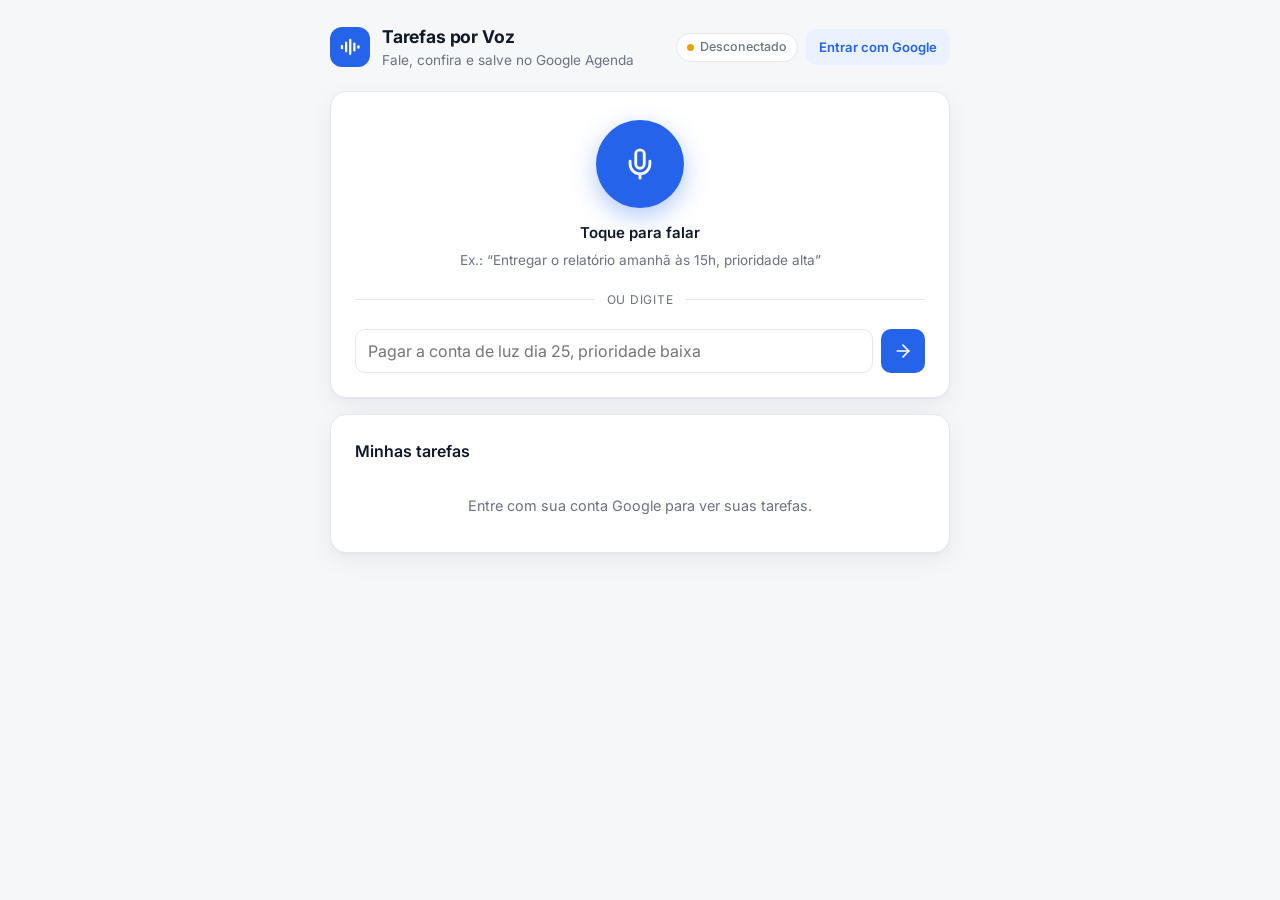
<file: index.html>
<!doctype html>
<html lang="pt-BR">
<head>
<meta charset="utf-8">
<meta name="viewport" content="width=device-width, initial-scale=1, viewport-fit=cover">
<title>Tarefas por Voz</title>
<meta name="description" content="Fale suas tarefas e salve no Google Agenda.">
<meta name="theme-color" content="#f6f7f9" media="(prefers-color-scheme: light)">
<meta name="theme-color" content="#0b0d12" media="(prefers-color-scheme: dark)">
<link rel="manifest" href="manifest.webmanifest">
<link rel="icon" href="icons/favicon.svg" type="image/svg+xml">
<link rel="apple-touch-icon" href="icons/apple-touch-icon.png">
<meta name="apple-mobile-web-app-capable" content="yes">
<meta name="apple-mobile-web-app-title" content="Tarefas">
<link rel="preconnect" href="https://fonts.googleapis.com">
<link rel="preconnect" href="https://fonts.gstatic.com" crossorigin>
<link href="https://fonts.googleapis.com/css2?family=Inter:wght@400;500;600;700&display=swap" rel="stylesheet">
<link rel="stylesheet" href="styles.css">
<script src="https://accounts.google.com/gsi/client" async defer></script>
<script type="module" src="app.js"></script>
</head>
<body>
<div class="app">
  <header class="topbar">
    <div class="brand">
      <span class="brand-mark" aria-hidden="true">
        <svg viewBox="0 0 24 24"><rect x="2" y="9.5" width="2.5" height="5" rx="1.25"/><rect x="6.5" y="6" width="2.5" height="12" rx="1.25"/><rect x="11" y="3" width="2.5" height="18" rx="1.25"/><rect x="15.5" y="7" width="2.5" height="10" rx="1.25"/><rect x="20" y="10" width="2.5" height="4" rx="1.25"/></svg>
      </span>
      <div>
        <h1>Tarefas por Voz</h1>
        <p class="subtitle">Fale, confira e salve no Google Agenda</p>
      </div>
    </div>
    <div class="account">
      <span id="mode-badge" class="status"><span class="status-dot"></span><span id="mode-label"></span></span>
      <button id="auth-btn" class="btn btn-secondary btn-sm" type="button" hidden></button>
    </div>
  </header>

  <main>
    <div id="setup-banner" class="banner" hidden>
      <svg class="icon" viewBox="0 0 24 24" aria-hidden="true"><circle cx="12" cy="12" r="10"/><path d="M12 16v-4"/><path d="M12 8h.01"/></svg>
      <p><strong>Modo demonstração:</strong> as tarefas ficam só neste aparelho.
      Para salvar no Google Agenda, preencha <code>GOOGLE_CLIENT_ID</code> em <code>config.js</code>.</p>
    </div>

    <section class="card capture" aria-labelledby="new-task-title">
      <h2 id="new-task-title" class="sr-only">Nova tarefa</h2>

      <div class="mic-area">
        <button id="mic-btn" class="mic" type="button" aria-pressed="false" aria-describedby="mic-status">
          <svg class="icon icon-mic" viewBox="0 0 24 24" aria-hidden="true"><path d="M12 2a3 3 0 0 0-3 3v7a3 3 0 0 0 6 0V5a3 3 0 0 0-3-3Z"/><path d="M19 10v2a7 7 0 0 1-14 0v-2"/><path d="M12 19v3"/></svg>
          <svg class="icon icon-stop" viewBox="0 0 24 24" aria-hidden="true"><rect x="7" y="7" width="10" height="10" rx="2"/></svg>
          <span class="sr-only" id="mic-sr">Gravar tarefa</span>
        </button>
        <p id="mic-label" class="mic-label">Toque para falar</p>
        <p id="mic-status" class="hint">Ex.: “Entregar o relatório amanhã às 15h, prioridade alta”</p>
        <p id="transcript" class="transcript" hidden></p>
      </div>

      <div class="divider"><span>ou digite</span></div>

      <form id="text-form" class="text-form">
        <input id="text-input" type="text" placeholder="Pagar a conta de luz dia 25, prioridade baixa" autocomplete="off" enterkeyhint="go" aria-label="Tarefa em texto">
        <button class="btn btn-primary btn-icon" type="submit" aria-label="Interpretar">
          <svg class="icon" viewBox="0 0 24 24" aria-hidden="true"><path d="M5 12h14"/><path d="m12 5 7 7-7 7"/></svg>
        </button>
      </form>

      <form id="task-form" class="task-form" hidden>
        <p class="form-intro field-wide">Confira e ajuste se precisar</p>
        <label class="field field-title">
          <span>Tarefa</span>
          <input id="f-title" required>
        </label>
        <label class="field field-category">
          <span>Tipo</span>
          <select id="f-category">
            <option value="">Nenhum</option>
            <option value="trabalho">Trabalho</option>
            <option value="prova">Prova</option>
            <option value="projeto">Projeto</option>
            <option value="aula">Aula</option>
            <option value="tarefa">Tarefa</option>
            <option value="missao">Missão</option>
          </select>
        </label>
        <label class="field field-date" id="date-field">
          <span id="date-label">Data</span>
          <input id="f-date" type="date" required>
          <small class="review-note">Não ouvi a data — coloquei hoje.</small>
        </label>
        <label class="field">
          <span>Horário <em>opcional</em></span>
          <input id="f-time" type="time">
        </label>
        <label class="field">
          <span>Duração</span>
          <select id="f-duration">
            <option value="15">15 min</option>
            <option value="30" selected>30 min</option>
            <option value="45">45 min</option>
            <option value="60">1 hora</option>
            <option value="90">1h30</option>
            <option value="120">2 horas</option>
            <option value="180">3 horas</option>
          </select>
        </label>
        <fieldset class="field field-wide" id="priority-field">
          <legend>Prioridade</legend>
          <div class="segmented">
            <label><input type="radio" name="priority" value="baixa"><span><i class="dot baixa"></i>Baixa</span></label>
            <label><input type="radio" name="priority" value="media"><span><i class="dot media"></i>Média</span></label>
            <label><input type="radio" name="priority" value="alta"><span><i class="dot alta"></i>Alta</span></label>
          </div>
        </fieldset>
        <p class="reminder field-wide">
          <svg class="icon" viewBox="0 0 24 24" aria-hidden="true"><path d="M6 8a6 6 0 0 1 12 0c0 7 3 9 3 9H3s3-2 3-9"/><path d="M10.3 21a1.94 1.94 0 0 0 3.4 0"/></svg>
          <span id="reminder-hint"></span>
        </p>
        <div class="actions field-wide">
          <button type="button" id="discard-btn" class="btn btn-ghost">Descartar</button>
          <button id="save-btn" class="btn btn-primary" type="submit">Adicionar à agenda</button>
        </div>
      </form>
    </section>

    <section class="card" aria-labelledby="list-title">
      <div class="list-header">
        <h2 id="list-title">Minhas tarefas</h2>
        <button id="refresh-btn" class="btn btn-ghost btn-icon btn-sm" type="button" aria-label="Atualizar" title="Atualizar">
          <svg class="icon" viewBox="0 0 24 24" aria-hidden="true"><path d="M21 12a9 9 0 1 1-2.64-6.36L21 8"/><path d="M21 3v5h-5"/></svg>
        </button>
      </div>
      <div id="task-list" class="task-list"></div>
    </section>
  </main>
</div>

<template id="task-item">
  <li class="task">
    <input type="checkbox" class="task-done" aria-label="Marcar como concluída">
    <div class="task-body">
      <span class="task-title"></span>
      <span class="task-meta"><i class="dot"></i><span class="task-when"></span></span>
    </div>
    <a class="task-link icon-btn" target="_blank" rel="noopener" title="Abrir no Google Agenda" aria-label="Abrir no Google Agenda">
      <svg class="icon" viewBox="0 0 24 24" aria-hidden="true"><path d="M15 3h6v6"/><path d="M10 14 21 3"/><path d="M18 13v6a2 2 0 0 1-2 2H5a2 2 0 0 1-2-2V8a2 2 0 0 1 2-2h6"/></svg>
    </a>
    <button class="task-delete icon-btn" type="button" title="Excluir" aria-label="Excluir tarefa">
      <svg class="icon" viewBox="0 0 24 24" aria-hidden="true"><path d="M3 6h18"/><path d="M19 6v14a2 2 0 0 1-2 2H7a2 2 0 0 1-2-2V6"/><path d="M8 6V4a2 2 0 0 1 2-2h4a2 2 0 0 1 2 2v2"/></svg>
    </button>
  </li>
</template>

<div id="toast" class="toast" role="status" aria-live="polite"></div>
</body>
</html>
</file>
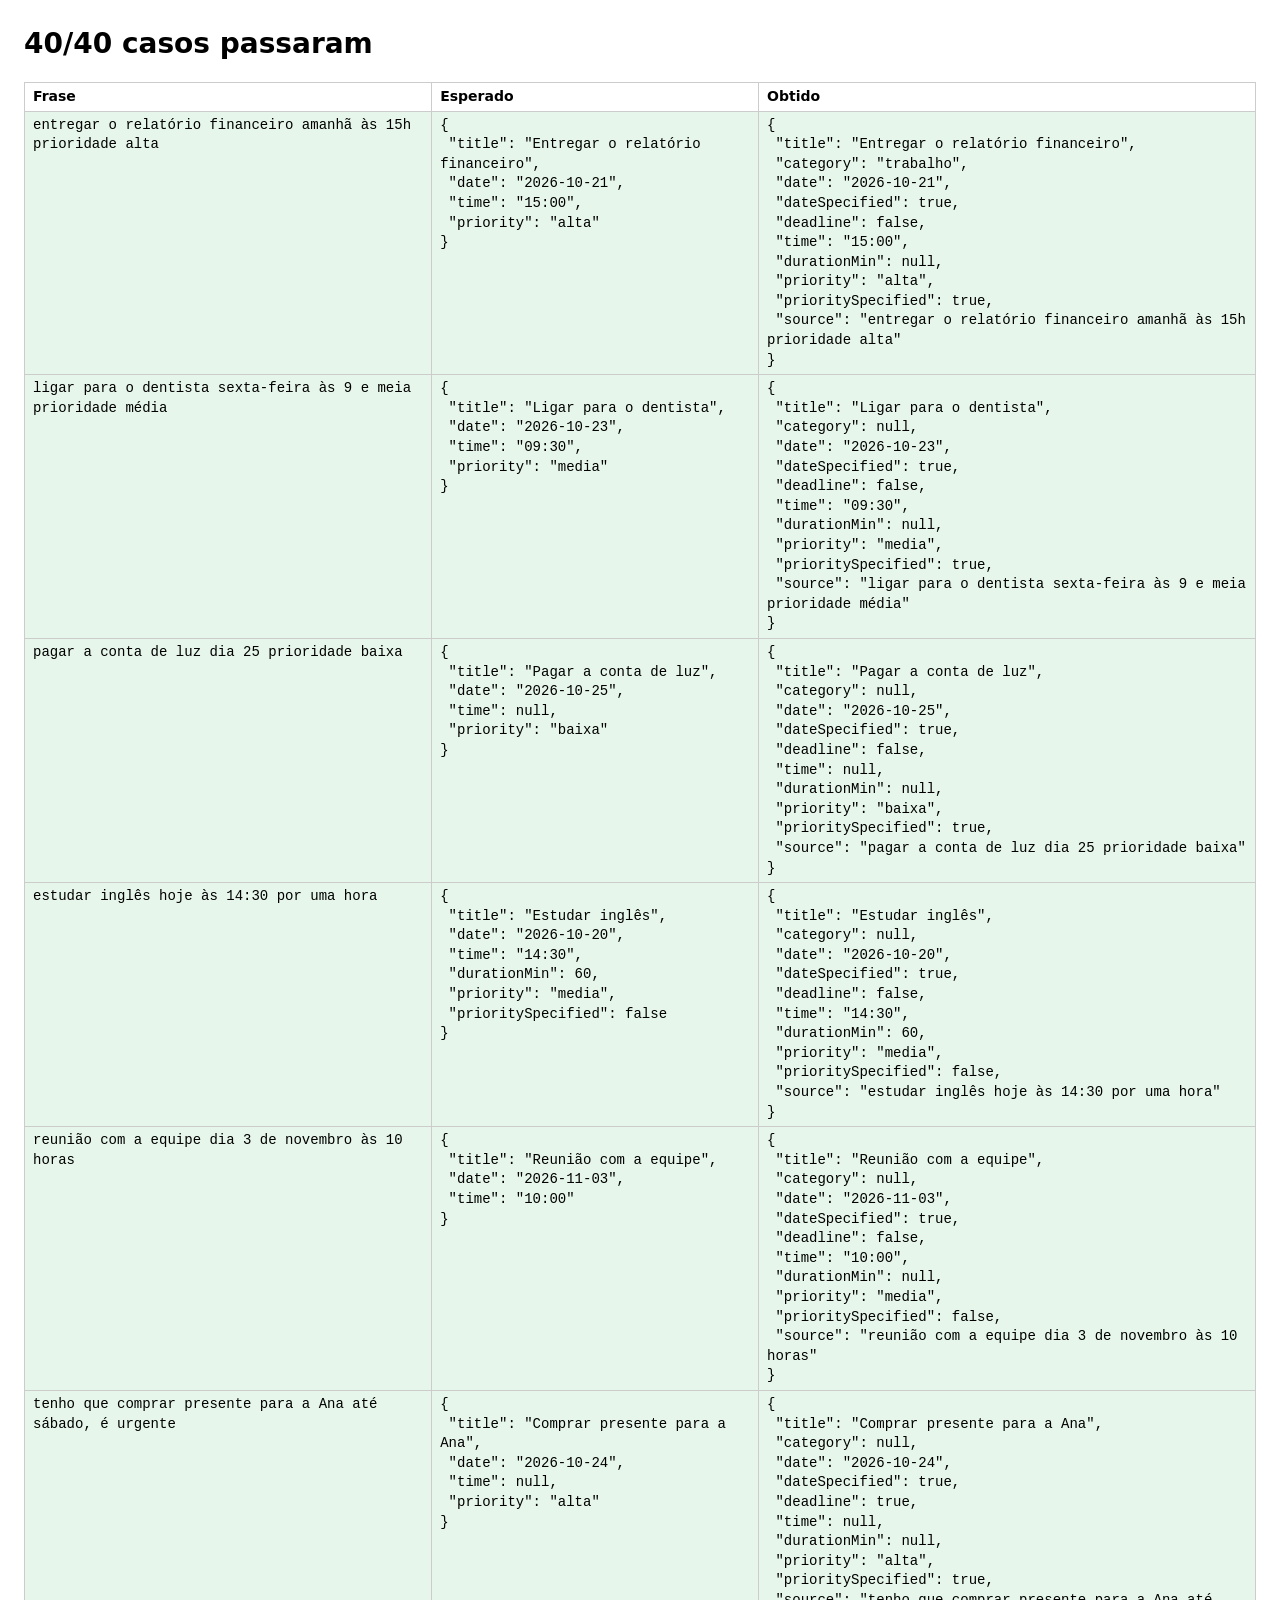
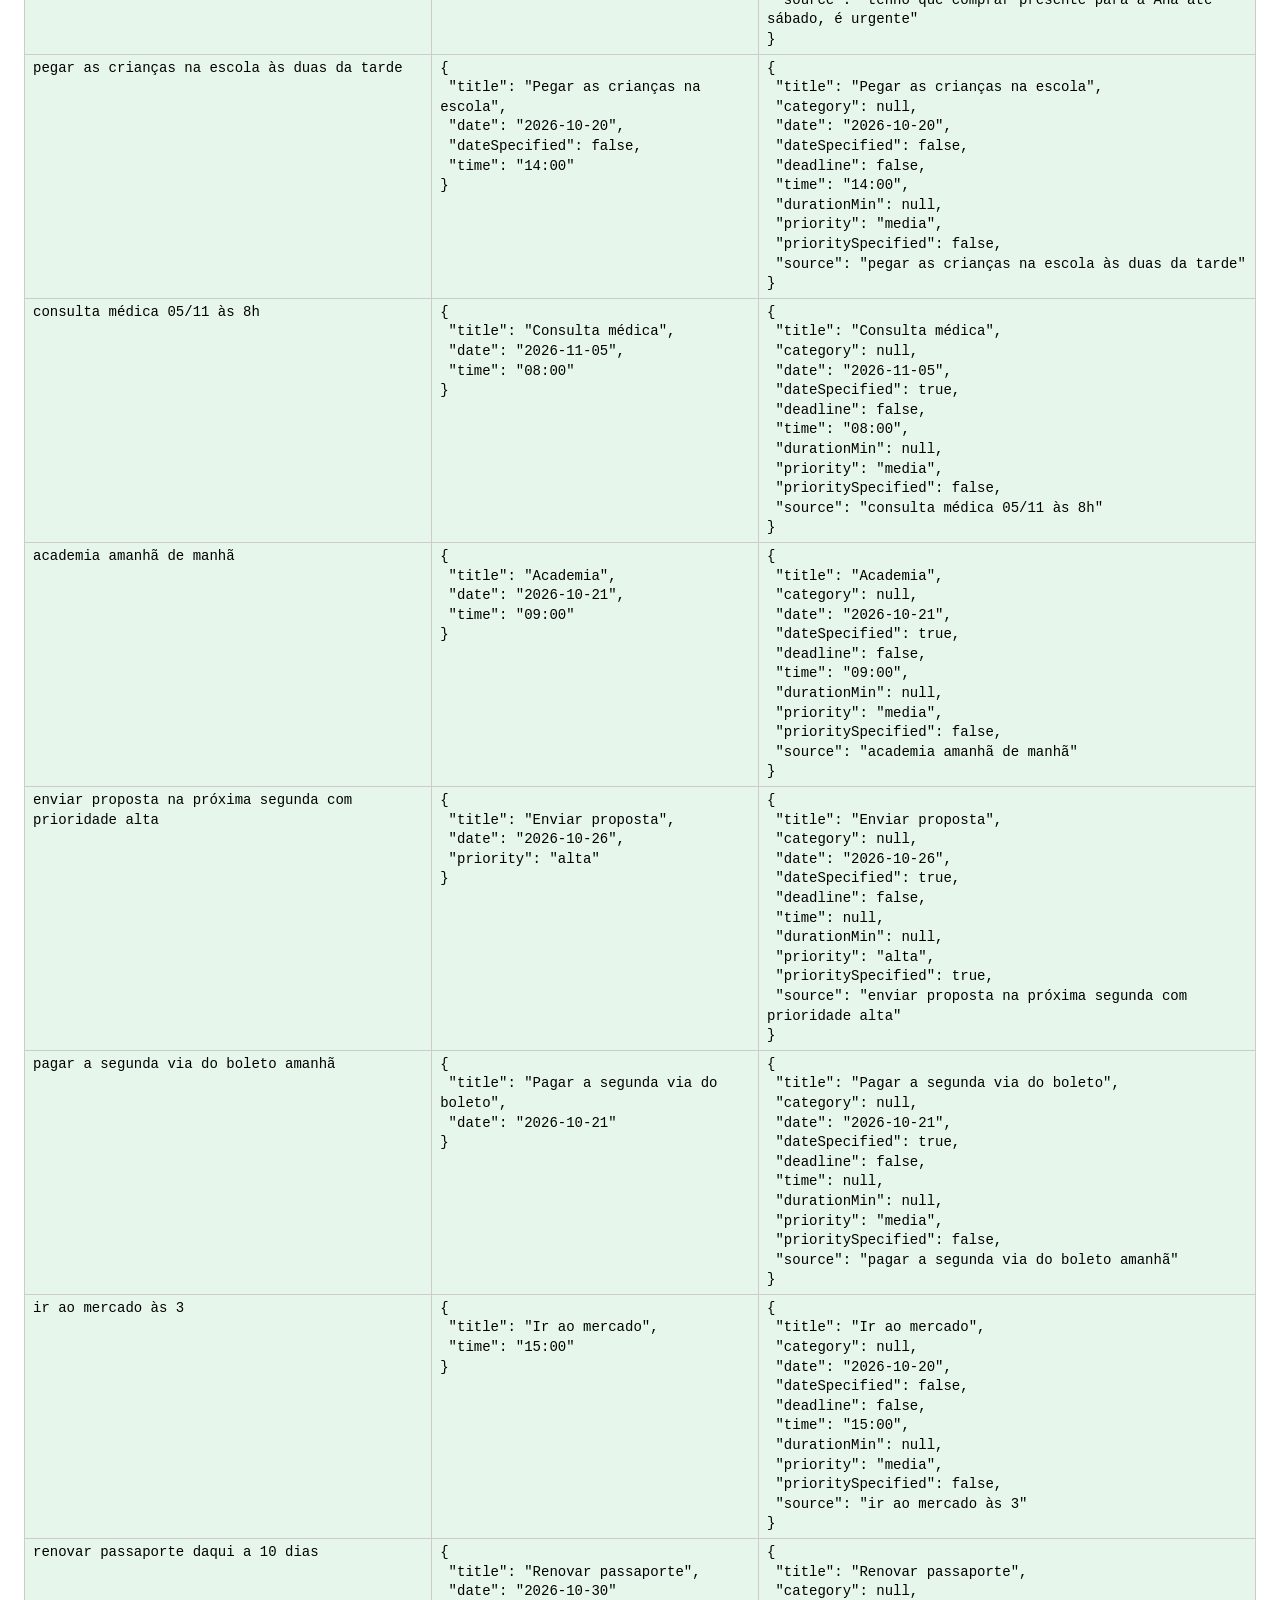
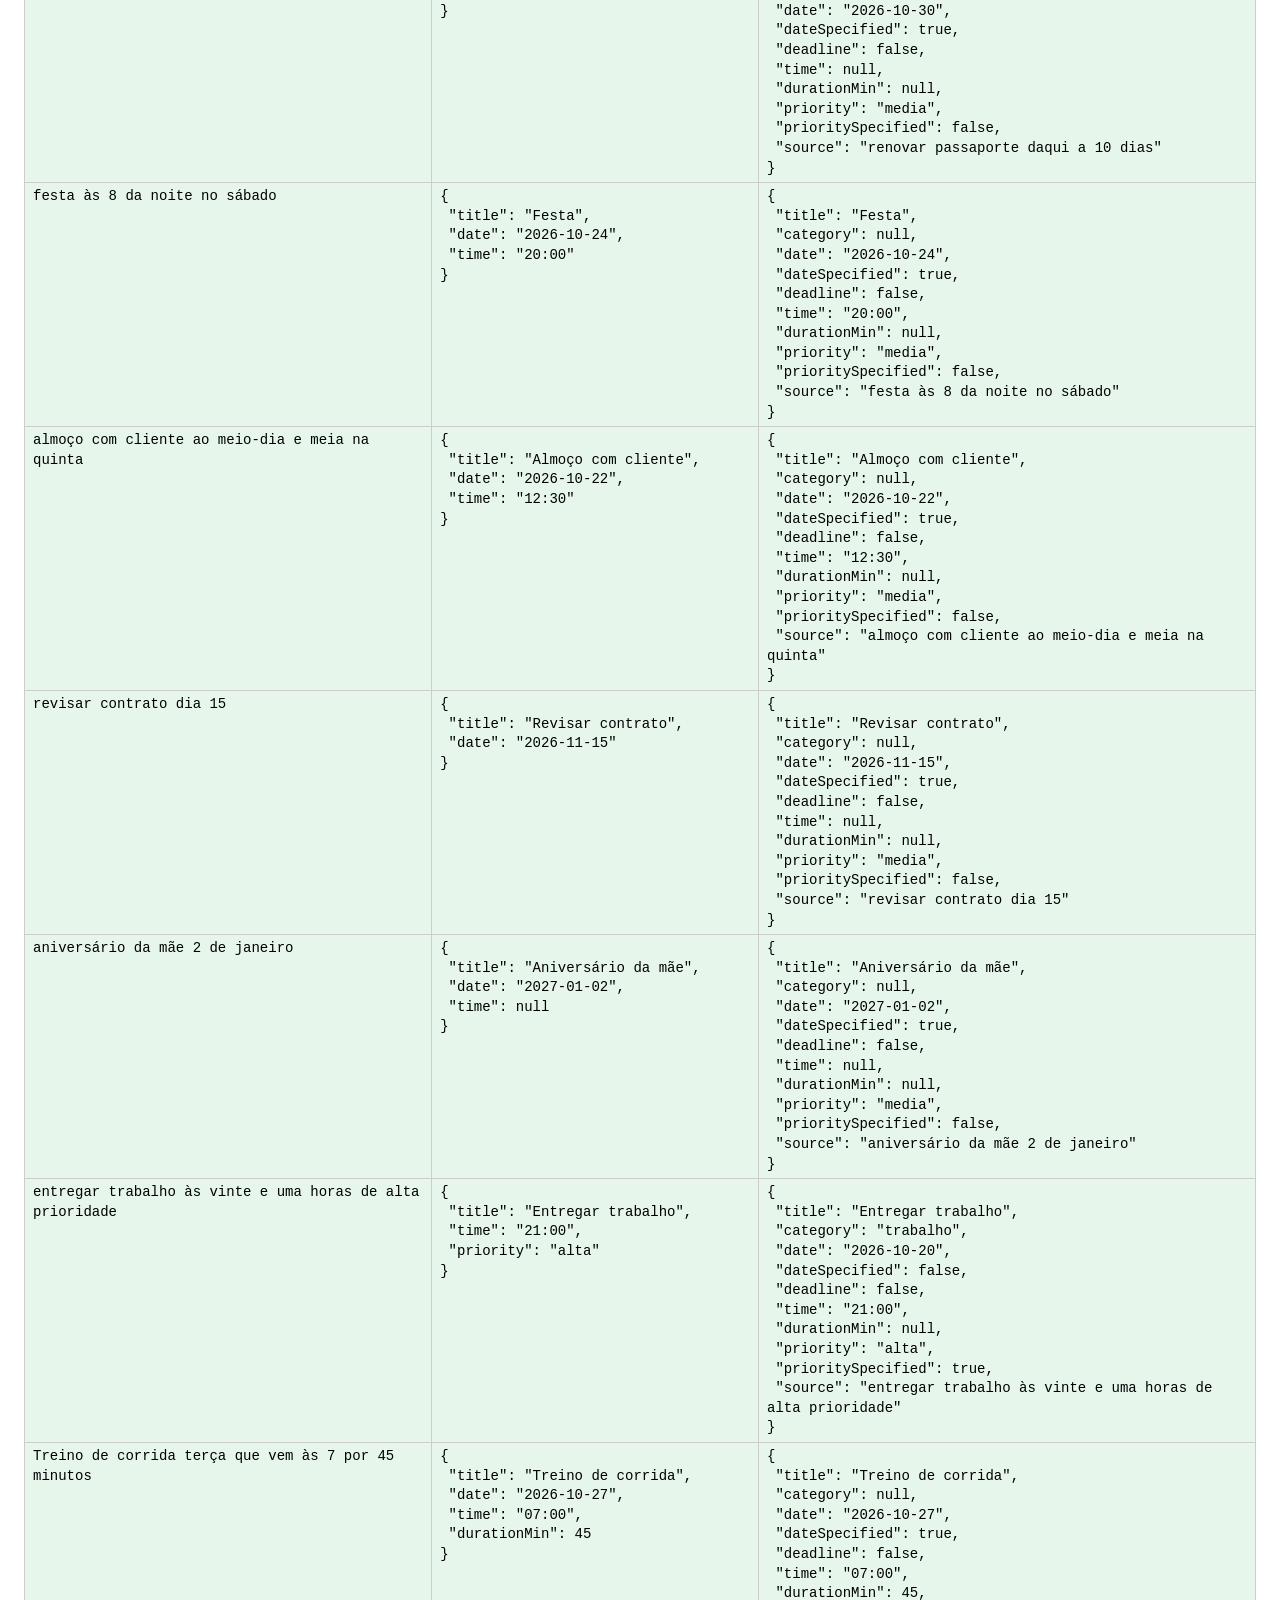
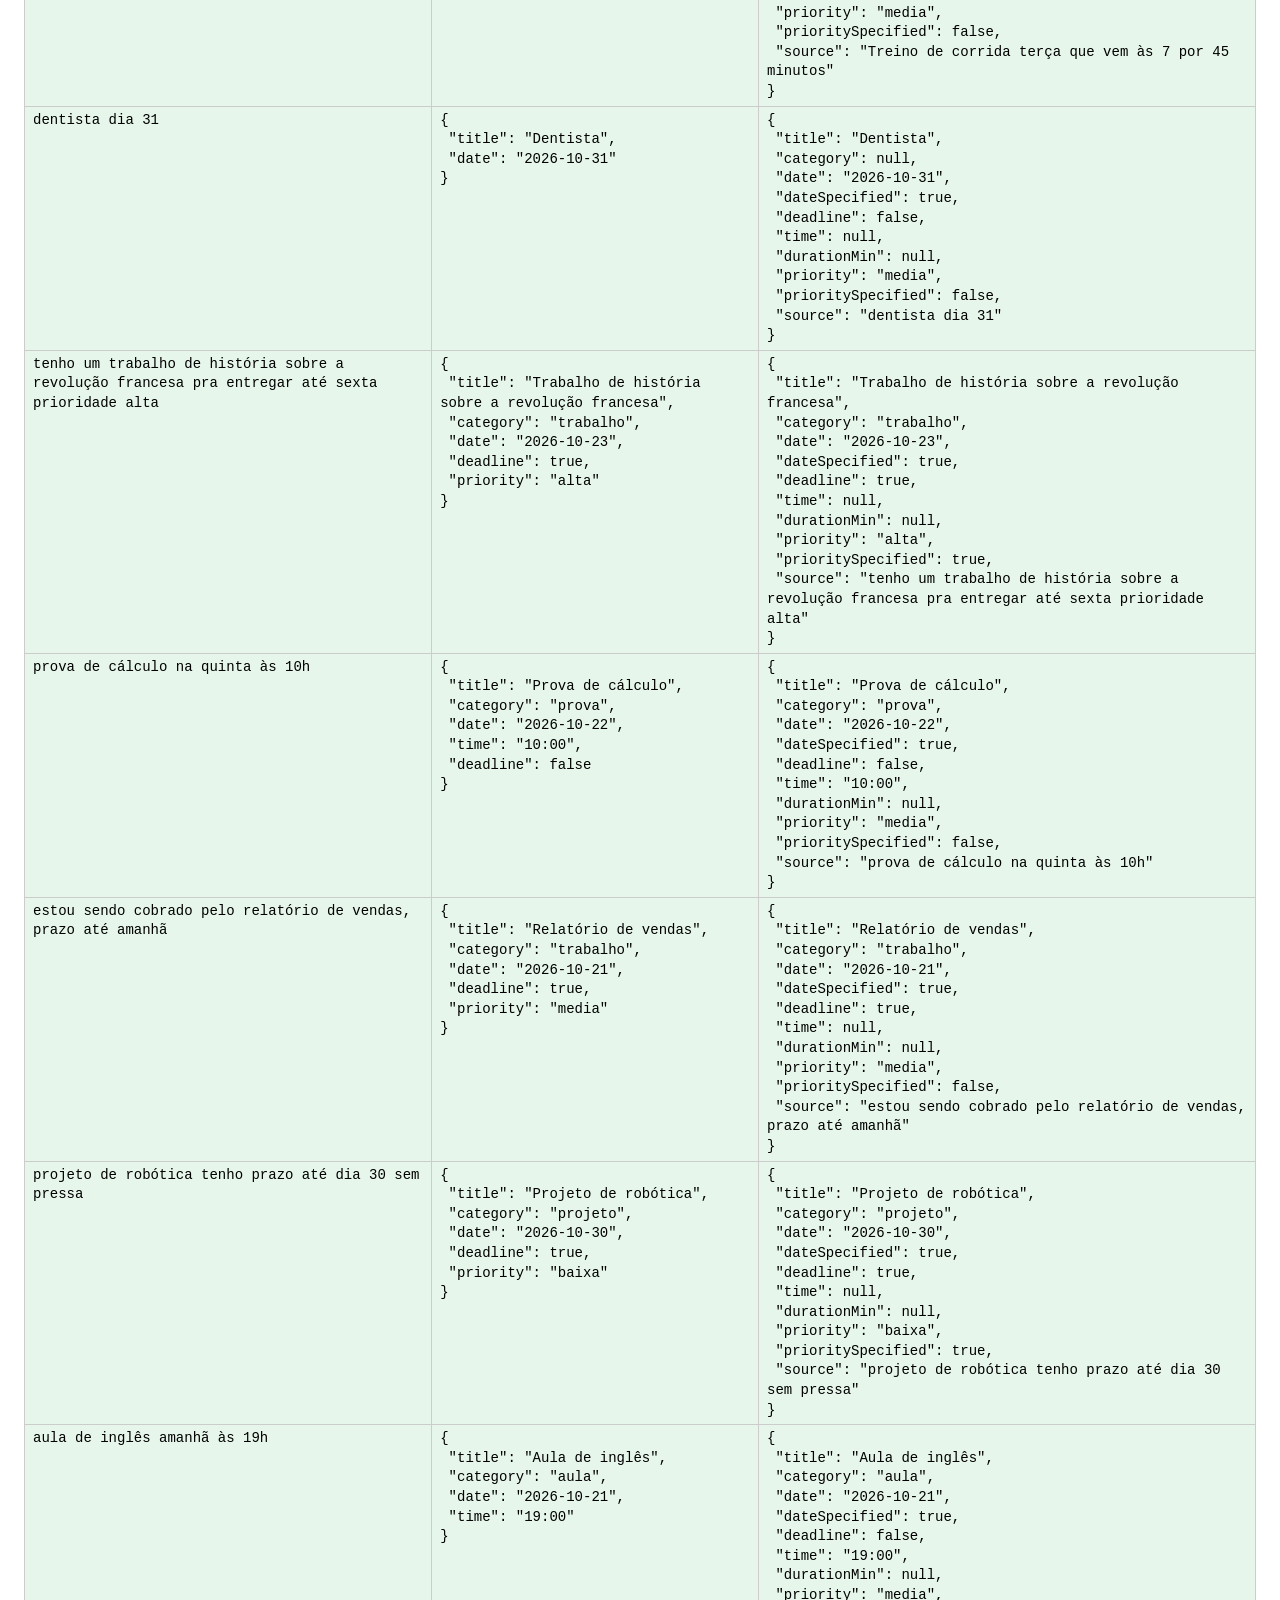
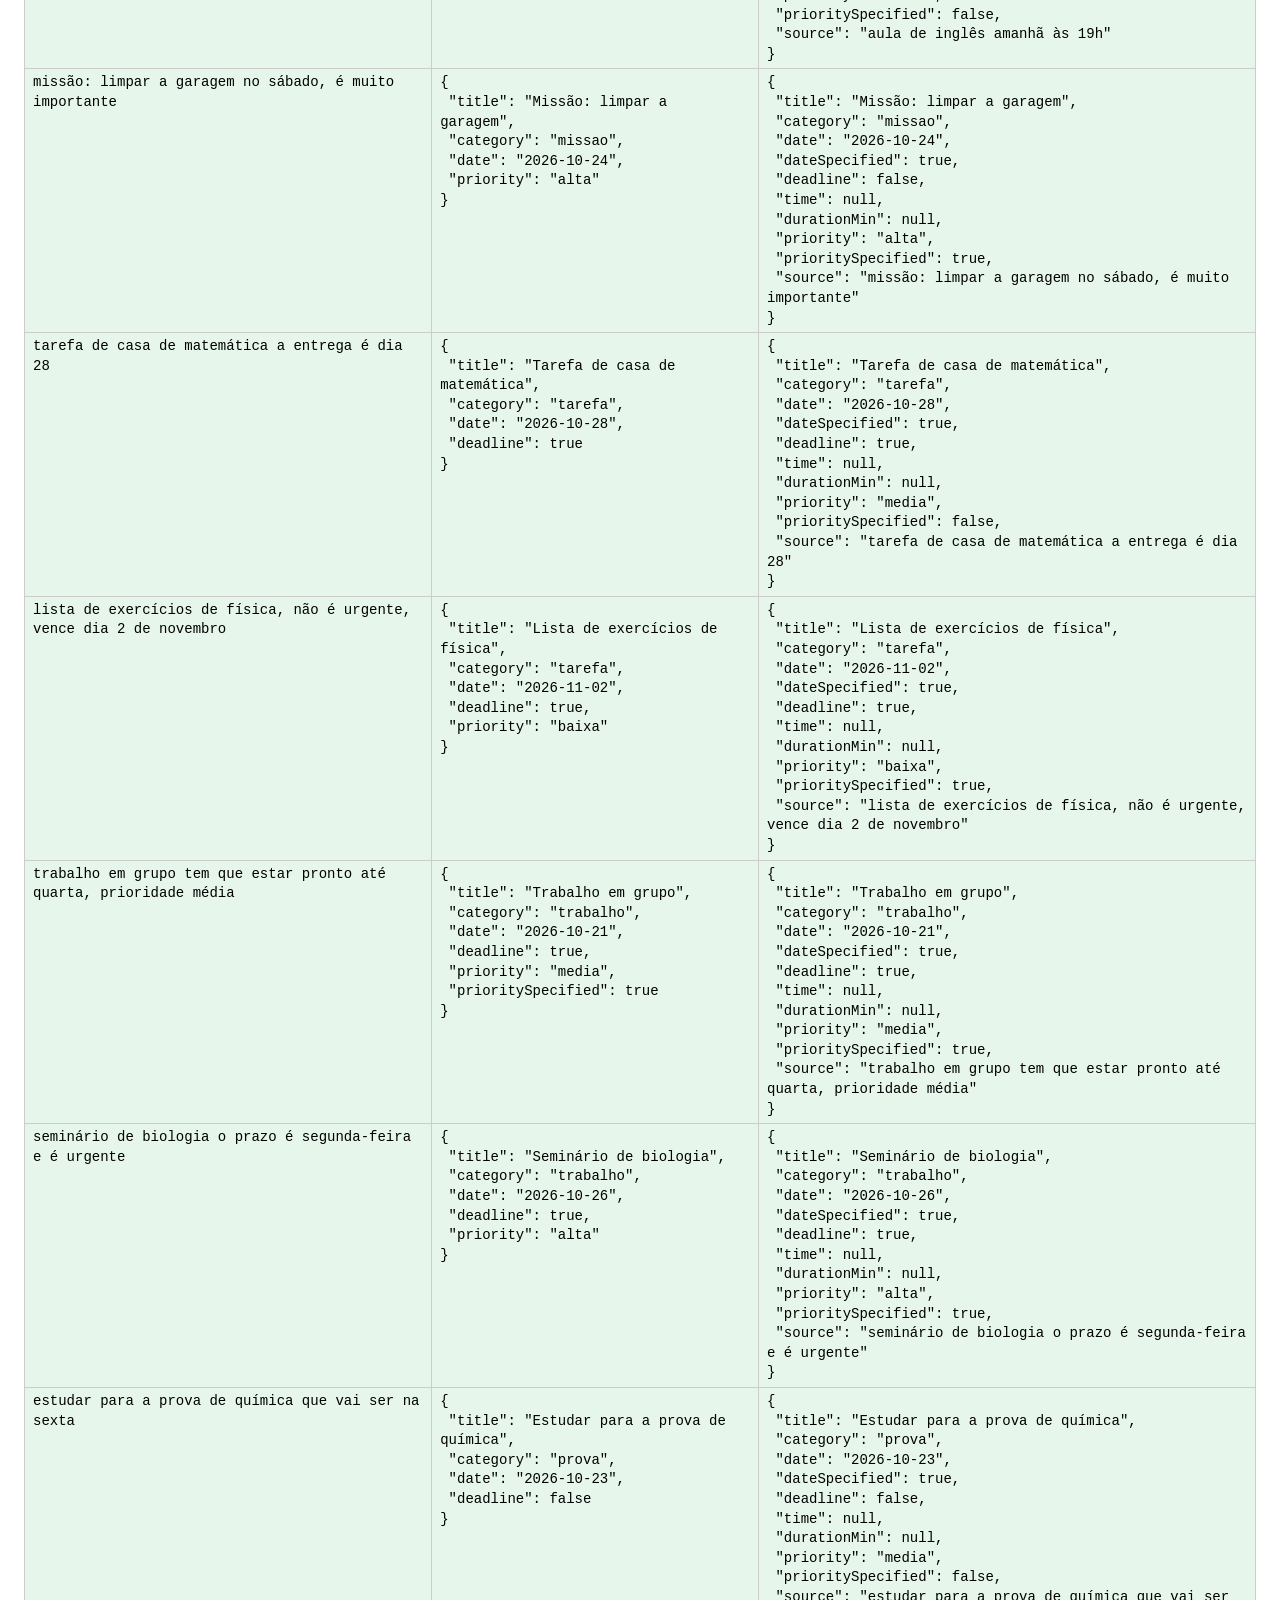
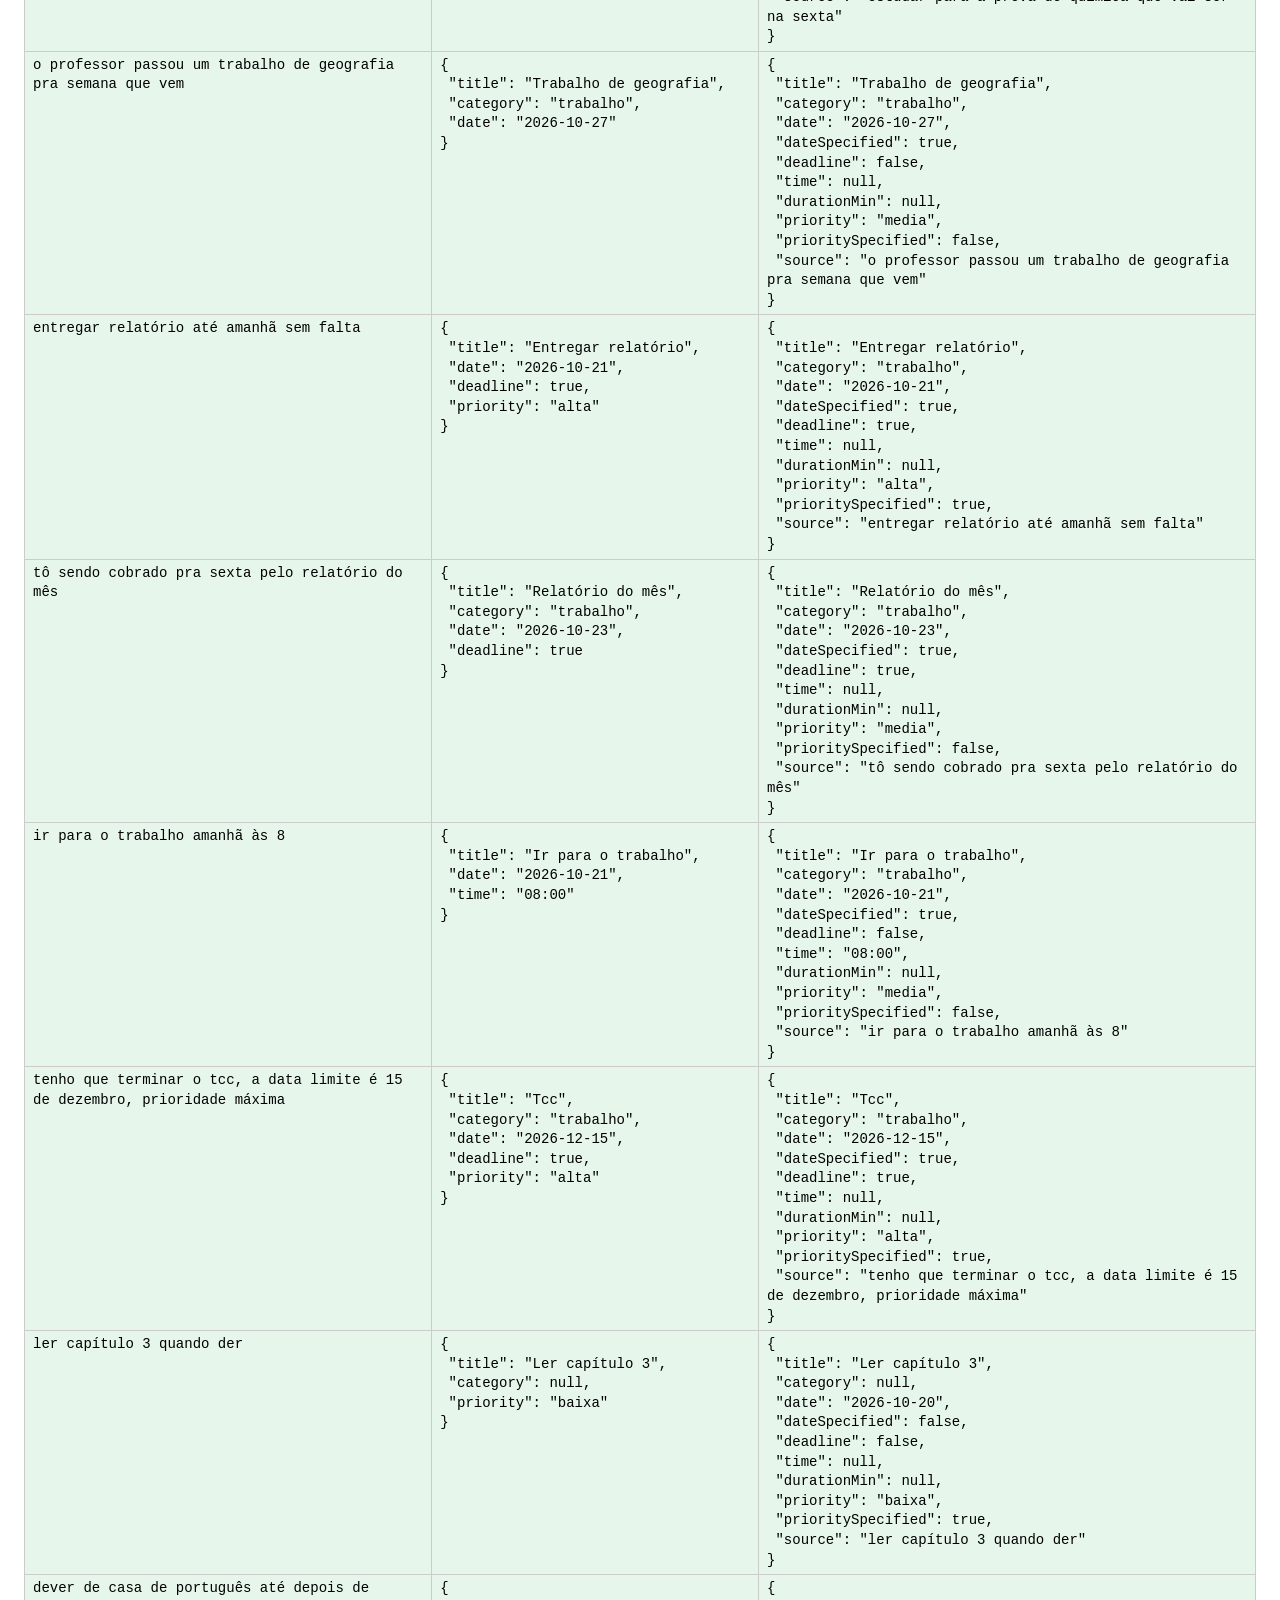
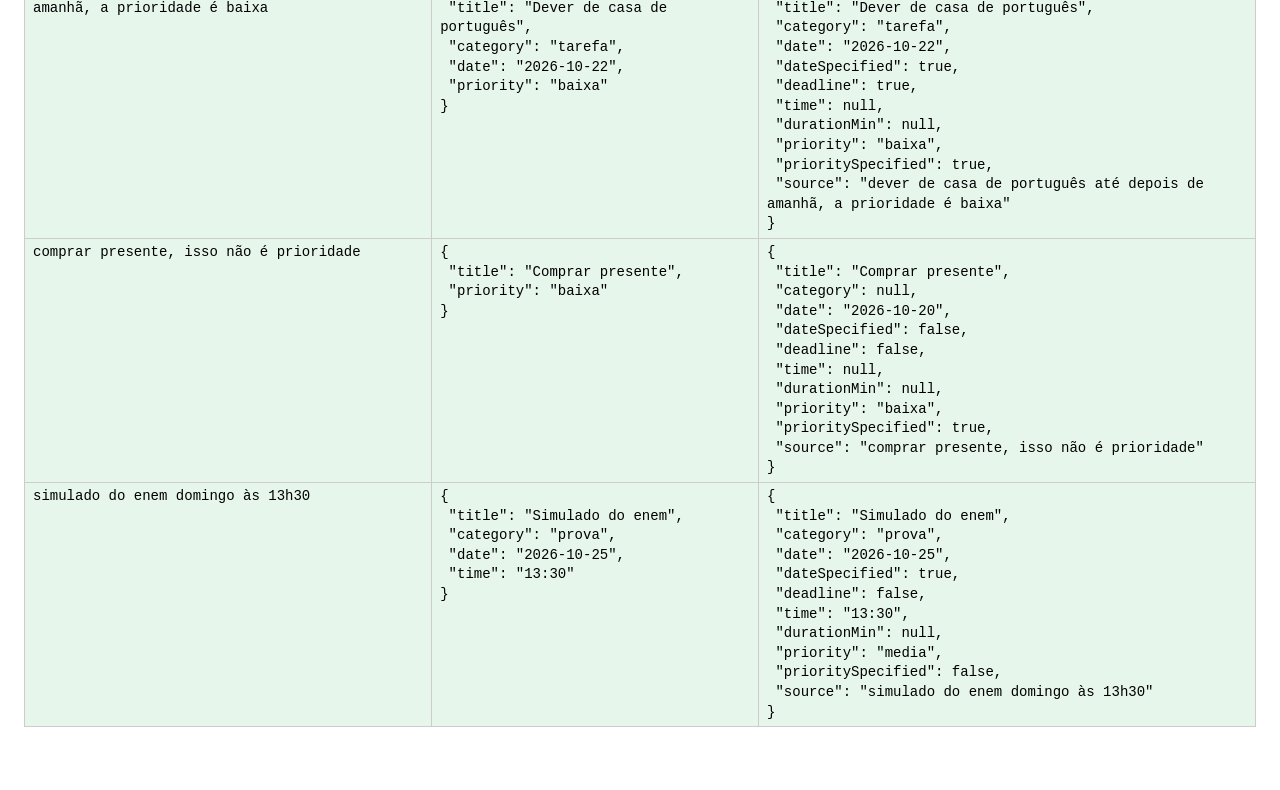
<file: tests.html>
<!doctype html>
<html lang="pt-BR">
<head>
<meta charset="utf-8">
<title>Testes do parser</title>
<style>
  body { font: 14px/1.4 system-ui, sans-serif; margin: 24px; }
  table { border-collapse: collapse; width: 100%; }
  td, th { border: 1px solid #ccc; padding: 4px 8px; text-align: left; vertical-align: top; }
  .ok { background: #e6f6ea; } .fail { background: #fde8e8; }
  pre { margin: 0; white-space: pre-wrap; }
</style>
</head>
<body>
<h1 id="summary">Rodando…</h1>
<table><thead><tr><th>Frase</th><th>Esperado</th><th>Obtido</th></tr></thead><tbody id="rows"></tbody></table>
<script type="module">
  import { parseTask } from './parser.js';

  // Terça-feira, 20/10/2026, 10h
  const NOW = new Date(2026, 9, 20, 10, 0);

  const CASES = [
    ['entregar o relatório financeiro amanhã às 15h prioridade alta',
      { title: 'Entregar o relatório financeiro', date: '2026-10-21', time: '15:00', priority: 'alta' }],
    ['ligar para o dentista sexta-feira às 9 e meia prioridade média',
      { title: 'Ligar para o dentista', date: '2026-10-23', time: '09:30', priority: 'media' }],
    ['pagar a conta de luz dia 25 prioridade baixa',
      { title: 'Pagar a conta de luz', date: '2026-10-25', time: null, priority: 'baixa' }],
    ['estudar inglês hoje às 14:30 por uma hora',
      { title: 'Estudar inglês', date: '2026-10-20', time: '14:30', durationMin: 60, priority: 'media', prioritySpecified: false }],
    ['reunião com a equipe dia 3 de novembro às 10 horas',
      { title: 'Reunião com a equipe', date: '2026-11-03', time: '10:00' }],
    ['tenho que comprar presente para a Ana até sábado, é urgente',
      { title: 'Comprar presente para a Ana', date: '2026-10-24', time: null, priority: 'alta' }],
    ['pegar as crianças na escola às duas da tarde',
      { title: 'Pegar as crianças na escola', date: '2026-10-20', dateSpecified: false, time: '14:00' }],
    ['consulta médica 05/11 às 8h',
      { title: 'Consulta médica', date: '2026-11-05', time: '08:00' }],
    ['academia amanhã de manhã',
      { title: 'Academia', date: '2026-10-21', time: '09:00' }],
    ['enviar proposta na próxima segunda com prioridade alta',
      { title: 'Enviar proposta', date: '2026-10-26', priority: 'alta' }],
    ['pagar a segunda via do boleto amanhã',
      { title: 'Pagar a segunda via do boleto', date: '2026-10-21' }],
    ['ir ao mercado às 3',
      { title: 'Ir ao mercado', time: '15:00' }],
    ['renovar passaporte daqui a 10 dias',
      { title: 'Renovar passaporte', date: '2026-10-30' }],
    ['festa às 8 da noite no sábado',
      { title: 'Festa', date: '2026-10-24', time: '20:00' }],
    ['almoço com cliente ao meio-dia e meia na quinta',
      { title: 'Almoço com cliente', date: '2026-10-22', time: '12:30' }],
    ['revisar contrato dia 15',
      { title: 'Revisar contrato', date: '2026-11-15' }],
    ['aniversário da mãe 2 de janeiro',
      { title: 'Aniversário da mãe', date: '2027-01-02', time: null }],
    ['entregar trabalho às vinte e uma horas de alta prioridade',
      { title: 'Entregar trabalho', time: '21:00', priority: 'alta' }],
    ['Treino de corrida terça que vem às 7 por 45 minutos',
      { title: 'Treino de corrida', date: '2026-10-27', time: '07:00', durationMin: 45 }],
    ['dentista dia 31',
      { title: 'Dentista', date: '2026-10-31' }],

    ['tenho um trabalho de história sobre a revolução francesa pra entregar até sexta prioridade alta',
      { title: 'Trabalho de história sobre a revolução francesa', category: 'trabalho', date: '2026-10-23', deadline: true, priority: 'alta' }],
    ['prova de cálculo na quinta às 10h',
      { title: 'Prova de cálculo', category: 'prova', date: '2026-10-22', time: '10:00', deadline: false }],
    ['estou sendo cobrado pelo relatório de vendas, prazo até amanhã',
      { title: 'Relatório de vendas', category: 'trabalho', date: '2026-10-21', deadline: true, priority: 'media' }],
    ['projeto de robótica tenho prazo até dia 30 sem pressa',
      { title: 'Projeto de robótica', category: 'projeto', date: '2026-10-30', deadline: true, priority: 'baixa' }],
    ['aula de inglês amanhã às 19h',
      { title: 'Aula de inglês', category: 'aula', date: '2026-10-21', time: '19:00' }],
    ['missão: limpar a garagem no sábado, é muito importante',
      { title: 'Missão: limpar a garagem', category: 'missao', date: '2026-10-24', priority: 'alta' }],
    ['tarefa de casa de matemática a entrega é dia 28',
      { title: 'Tarefa de casa de matemática', category: 'tarefa', date: '2026-10-28', deadline: true }],
    ['lista de exercícios de física, não é urgente, vence dia 2 de novembro',
      { title: 'Lista de exercícios de física', category: 'tarefa', date: '2026-11-02', deadline: true, priority: 'baixa' }],
    ['trabalho em grupo tem que estar pronto até quarta, prioridade média',
      { title: 'Trabalho em grupo', category: 'trabalho', date: '2026-10-21', deadline: true, priority: 'media', prioritySpecified: true }],
    ['seminário de biologia o prazo é segunda-feira e é urgente',
      { title: 'Seminário de biologia', category: 'trabalho', date: '2026-10-26', deadline: true, priority: 'alta' }],
    ['estudar para a prova de química que vai ser na sexta',
      { title: 'Estudar para a prova de química', category: 'prova', date: '2026-10-23', deadline: false }],
    ['o professor passou um trabalho de geografia pra semana que vem',
      { title: 'Trabalho de geografia', category: 'trabalho', date: '2026-10-27' }],
    ['entregar relatório até amanhã sem falta',
      { title: 'Entregar relatório', date: '2026-10-21', deadline: true, priority: 'alta' }],
    ['tô sendo cobrado pra sexta pelo relatório do mês',
      { title: 'Relatório do mês', category: 'trabalho', date: '2026-10-23', deadline: true }],
    ['ir para o trabalho amanhã às 8',
      { title: 'Ir para o trabalho', date: '2026-10-21', time: '08:00' }],
    ['tenho que terminar o tcc, a data limite é 15 de dezembro, prioridade máxima',
      { title: 'Tcc', category: 'trabalho', date: '2026-12-15', deadline: true, priority: 'alta' }],
    ['ler capítulo 3 quando der',
      { title: 'Ler capítulo 3', category: null, priority: 'baixa' }],
    ['dever de casa de português até depois de amanhã, a prioridade é baixa',
      { title: 'Dever de casa de português', category: 'tarefa', date: '2026-10-22', priority: 'baixa' }],
    ['comprar presente, isso não é prioridade',
      { title: 'Comprar presente', priority: 'baixa' }],
    ['simulado do enem domingo às 13h30',
      { title: 'Simulado do enem', category: 'prova', date: '2026-10-25', time: '13:30' }],
  ];

  let passed = 0;
  const rows = document.getElementById('rows');
  const results = [];
  for (const [phrase, expected] of CASES) {
    const got = parseTask(phrase, NOW);
    const ok = Object.entries(expected).every(([k, v]) => got[k] === v);
    if (ok) passed++;
    results.push({ phrase, ok, got });
    const tr = rows.insertRow();
    tr.className = ok ? 'ok' : 'fail';
    for (const cell of [phrase, JSON.stringify(expected, null, 1), JSON.stringify(got, null, 1)]) {
      const pre = document.createElement('pre');
      pre.textContent = cell;
      tr.insertCell().append(pre);
    }
  }
  document.getElementById('summary').textContent = `${passed}/${CASES.length} casos passaram`;
  window.testResults = { passed, total: CASES.length, failures: results.filter((r) => !r.ok) };
</script>
</body>
</html>
</file>
<file: styles.css>
:root {
  --bg: #f6f7f9;
  --surface: #ffffff;
  --surface-2: #f1f3f6;
  --text: #111827;
  --muted: #6b7280;
  --border: #e5e7eb;
  --accent: #2563eb;
  --accent-hover: #1d4ed8;
  --accent-soft: #eaf1ff;
  --on-accent: #ffffff;
  --danger: #dc2626;
  --danger-soft: #fdecec;
  --warn: #b45309;
  --warn-soft: #fff6e5;
  --warn-border: #f5d48a;
  --alta: #dc2626;
  --media: #e5a50a;
  --baixa: #16a34a;
  --done: #9ca3af;
  --radius: 16px;
  --radius-sm: 10px;
  --shadow: 0 1px 2px rgba(16, 24, 40, .04), 0 8px 24px rgba(16, 24, 40, .06);
  color-scheme: light;
}

@media (prefers-color-scheme: dark) {
  :root {
    --bg: #0b0d12;
    --surface: #151922;
    --surface-2: #1c212c;
    --text: #e8eaef;
    --muted: #949bab;
    --border: #262c38;
    --accent: #3b82f6;
    --accent-hover: #60a5fa;
    --accent-soft: #1a2640;
    --danger: #f87171;
    --danger-soft: #3a1d1f;
    --warn: #fbbf24;
    --warn-soft: #2b2414;
    --warn-border: #5c4a1c;
    --shadow: 0 1px 2px rgba(0, 0, 0, .3);
    color-scheme: dark;
  }
}

* { box-sizing: border-box; }
[hidden] { display: none !important; }

html { -webkit-text-size-adjust: 100%; }

body {
  margin: 0;
  min-height: 100vh;
  min-height: 100dvh;
  background: var(--bg);
  color: var(--text);
  font: 15px/1.5 Inter, system-ui, -apple-system, "Segoe UI", Roboto, sans-serif;
  -webkit-font-smoothing: antialiased;
  -webkit-tap-highlight-color: transparent;
}

h1, h2, h3, p { margin: 0; }
code { font-size: .85em; background: rgba(127, 127, 127, .14); padding: 1px 6px; border-radius: 6px; }

.sr-only {
  position: absolute; width: 1px; height: 1px; padding: 0; margin: -1px;
  overflow: hidden; clip: rect(0 0 0 0); white-space: nowrap; border: 0;
}

.icon {
  width: 20px; height: 20px; flex: none;
  fill: none; stroke: currentColor; stroke-width: 2; stroke-linecap: round; stroke-linejoin: round;
}

.app {
  width: min(100% - 32px, 620px);
  margin-inline: auto;
  padding: max(24px, env(safe-area-inset-top)) 0 max(40px, env(safe-area-inset-bottom));
  display: grid;
  gap: 20px;
}

main { display: grid; gap: 16px; }

.topbar { display: flex; align-items: center; justify-content: space-between; gap: 12px; }
.brand { display: flex; align-items: center; gap: 12px; min-width: 0; }
.brand-mark {
  width: 40px; height: 40px; border-radius: 12px; flex: none;
  display: grid; place-items: center; background: var(--accent); color: var(--on-accent);
}
.brand-mark svg { width: 22px; height: 22px; fill: currentColor; }
h1 { font-size: 1.1rem; font-weight: 700; letter-spacing: -.01em; white-space: nowrap; }
.subtitle { color: var(--muted); font-size: .85rem; }

.account { display: flex; align-items: center; gap: 8px; flex: none; }
.status {
  display: inline-flex; align-items: center; gap: 6px;
  font-size: .78rem; font-weight: 500; color: var(--muted); white-space: nowrap;
  padding: 4px 10px; border-radius: 999px; background: var(--surface); border: 1px solid var(--border);
}
.status-dot { width: 7px; height: 7px; border-radius: 50%; background: var(--media); }
.status.connected .status-dot { background: var(--baixa); }

.card {
  background: var(--surface);
  border: 1px solid var(--border);
  border-radius: var(--radius);
  padding: 24px;
  box-shadow: var(--shadow);
}

.banner {
  display: flex; gap: 10px; align-items: flex-start;
  background: var(--warn-soft); border: 1px solid var(--warn-border); color: var(--text);
  border-radius: var(--radius-sm); padding: 12px 14px; font-size: .85rem;
}
.banner .icon { color: var(--warn); width: 18px; height: 18px; margin-top: 1px; }

.btn {
  display: inline-flex; align-items: center; justify-content: center; gap: 8px;
  font: inherit; font-weight: 600; font-size: .9rem;
  min-height: 44px; padding: 0 18px; border-radius: var(--radius-sm);
  border: 1px solid transparent; cursor: pointer; white-space: nowrap;
  transition: background .15s, border-color .15s, color .15s;
}
.btn:disabled { opacity: .55; cursor: progress; }
.btn-sm { min-height: 36px; padding: 0 12px; font-size: .82rem; }
.btn-icon { padding: 0; width: 44px; }
.btn-icon.btn-sm { width: 36px; }
.btn-primary { background: var(--accent); color: var(--on-accent); }
.btn-primary:hover:not(:disabled) { background: var(--accent-hover); }
.btn-secondary { background: var(--accent-soft); color: var(--accent); }
.btn-ghost { background: transparent; color: var(--muted); border-color: var(--border); }
.btn-ghost:hover:not(:disabled) { color: var(--text); background: var(--surface-2); }

input, select {
  font: inherit; font-size: 16px; /* menos de 16px o iPhone dá zoom */
  color: var(--text); background: var(--surface);
  border: 1px solid var(--border); border-radius: var(--radius-sm);
  min-height: 44px; padding: 0 12px; width: 100%;
  transition: border-color .15s, box-shadow .15s;
}
input:focus, select:focus {
  outline: none; border-color: var(--accent);
  box-shadow: 0 0 0 3px color-mix(in srgb, var(--accent) 22%, transparent);
}
input:disabled, select:disabled { opacity: .45; }
input[type="date"], input[type="time"] { -webkit-appearance: none; appearance: none; }

.capture { display: grid; gap: 20px; }

.mic-area { display: grid; justify-items: center; text-align: center; gap: 6px; padding-top: 4px; }

.mic {
  position: relative; width: 88px; height: 88px; border-radius: 50%;
  display: grid; place-items: center; margin-bottom: 8px;
  border: none; cursor: pointer; background: var(--accent); color: var(--on-accent);
  box-shadow: 0 8px 24px color-mix(in srgb, var(--accent) 35%, transparent);
  transition: transform .15s, background .15s;
}
.mic:hover:not(:disabled) { transform: scale(1.04); }
.mic:active:not(:disabled) { transform: scale(.97); }
.mic:focus-visible { outline: 3px solid color-mix(in srgb, var(--accent) 45%, transparent); outline-offset: 4px; }
.mic .icon { width: 34px; height: 34px; }
.mic .icon-stop { display: none; fill: currentColor; stroke: none; }
.mic:disabled { background: var(--surface-2); color: var(--muted); box-shadow: none; cursor: not-allowed; }

.mic.listening { background: var(--danger); box-shadow: none; }
.mic.listening .icon-mic { display: none; }
.mic.listening .icon-stop { display: block; }
.mic.listening::before, .mic.listening::after {
  content: ""; position: absolute; inset: 0; border-radius: 50%;
  border: 2px solid var(--danger); animation: ripple 1.6s ease-out infinite;
}
.mic.listening::after { animation-delay: .8s; }

@keyframes ripple {
  from { transform: scale(1); opacity: .6; }
  to { transform: scale(1.7); opacity: 0; }
}

.mic-label { font-weight: 600; }
.hint { color: var(--muted); font-size: .85rem; max-width: 48ch; text-wrap: balance; }
.transcript {
  margin-top: 8px; padding: 10px 14px; border-radius: var(--radius-sm);
  background: var(--surface-2); font-size: .92rem; max-width: 100%;
}

.divider {
  display: flex; align-items: center; gap: 12px;
  color: var(--muted); font-size: .75rem; text-transform: uppercase; letter-spacing: .06em;
}
.divider::before, .divider::after { content: ""; flex: 1; height: 1px; background: var(--border); }

.text-form { display: flex; gap: 8px; }
.text-form input { flex: 1; min-width: 0; }

.task-form {
  display: grid; grid-template-columns: repeat(3, minmax(0, 1fr)); gap: 14px;
  border-top: 1px solid var(--border); padding-top: 20px;
}
.form-intro { font-weight: 600; }
.field { display: grid; gap: 6px; align-content: start; border: none; margin: 0; padding: 0; min-width: 0; }
.field > span, .field legend { font-size: .8rem; color: var(--muted); font-weight: 500; padding: 0; }
.field legend { margin-bottom: 6px; }
.field em { font-style: normal; opacity: .7; }
.field-wide { grid-column: 1 / -1; }
.field-title { grid-column: span 2; }
.review-note { display: none; color: var(--warn); font-size: .78rem; }
.needs-review input { border-color: var(--warn-border); background: var(--warn-soft); }
.needs-review .review-note { display: block; }

.segmented { display: grid; grid-template-columns: repeat(3, 1fr); gap: 8px; }
.segmented label { position: relative; }
.segmented input { position: absolute; inset: 0; opacity: 0; cursor: pointer; margin: 0; }
.segmented span {
  display: flex; align-items: center; justify-content: center; gap: 8px;
  min-height: 44px; border-radius: var(--radius-sm); border: 1px solid var(--border);
  font-weight: 500; font-size: .9rem; transition: border-color .15s, background .15s;
}
.segmented input:checked + span { border-color: var(--accent); background: var(--accent-soft); color: var(--text); font-weight: 600; }
.segmented input:focus-visible + span { box-shadow: 0 0 0 3px color-mix(in srgb, var(--accent) 22%, transparent); }

.dot { display: inline-block; width: 9px; height: 9px; border-radius: 50%; flex: none; background: var(--muted); }
.dot.alta { background: var(--alta); }
.dot.media { background: var(--media); }
.dot.baixa { background: var(--baixa); }

.reminder { display: flex; gap: 8px; align-items: flex-start; color: var(--muted); font-size: .82rem; }
.reminder .icon { width: 16px; height: 16px; margin-top: 2px; }

.actions { display: flex; justify-content: flex-end; gap: 8px; }

.list-header { display: flex; justify-content: space-between; align-items: center; margin-bottom: 4px; }
h2 { font-size: 1rem; font-weight: 600; }

.task-list h3 {
  font-size: .72rem; font-weight: 600; text-transform: uppercase; letter-spacing: .06em;
  color: var(--muted); margin: 18px 0 4px;
}
.task-list h3.overdue { color: var(--danger); }
.task-list ul { list-style: none; margin: 0; padding: 0; }
.task-list details summary { cursor: pointer; list-style: none; }
.task-list details summary::-webkit-details-marker { display: none; }
.task-list details summary h3::before { content: "▸ "; }
.task-list details[open] summary h3::before { content: "▾ "; }
.task-list details summary h3 { display: inline-block; }
.empty { color: var(--muted); text-align: center; padding: 28px 0 12px; font-size: .9rem; }

.task {
  display: flex; align-items: center; gap: 12px;
  padding: 10px 0; border-bottom: 1px solid var(--border);
}
.task:last-child { border-bottom: none; }

.task-done {
  -webkit-appearance: none; appearance: none; flex: none; cursor: pointer;
  width: 22px; height: 22px; min-height: 0; padding: 0; margin: 0;
  border: 2px solid var(--border); border-radius: 50%; display: grid; place-items: center;
  background: var(--surface);
}
.task-done:hover { border-color: var(--accent); }
.task-done:checked { background: var(--accent); border-color: var(--accent); }
.task-done:checked::after {
  content: ""; width: 5px; height: 10px; margin-top: -2px;
  border: solid var(--on-accent); border-width: 0 2px 2px 0; transform: rotate(45deg);
}

.task-body { flex: 1; min-width: 0; display: grid; gap: 2px; }
.task-title { font-weight: 500; overflow-wrap: anywhere; }
.task-meta { display: flex; align-items: center; gap: 6px; font-size: .8rem; color: var(--muted); }
.task-meta .dot { width: 7px; height: 7px; }
.task.done .task-title { text-decoration: line-through; color: var(--done); font-weight: 400; }
.task.done .dot { background: var(--done); }

.icon-btn {
  flex: none; width: 36px; height: 36px; display: grid; place-items: center;
  border-radius: 8px; border: none; background: transparent; color: var(--muted); cursor: pointer;
}
.icon-btn .icon { width: 18px; height: 18px; }
.icon-btn:hover { background: var(--surface-2); color: var(--text); }
.task-delete:hover { background: var(--danger-soft); color: var(--danger); }

.toast {
  position: fixed; left: 50%; bottom: max(24px, env(safe-area-inset-bottom));
  transform: translate(-50%, 16px); z-index: 10;
  background: var(--text); color: var(--bg); font-size: .9rem; font-weight: 500;
  padding: 12px 18px; border-radius: var(--radius-sm); box-shadow: 0 8px 24px rgba(0, 0, 0, .2);
  opacity: 0; pointer-events: none; transition: opacity .2s, transform .2s;
  width: max-content; max-width: calc(100% - 32px); text-align: center;
}
.toast.show { opacity: 1; transform: translate(-50%, 0); }
.toast.error { background: var(--danger); color: #fff; }

@media (max-width: 560px) {
  .app { width: min(100% - 24px, 620px); gap: 16px; padding-top: max(16px, env(safe-area-inset-top)); }
  .card { padding: 18px; border-radius: 14px; }
  .subtitle { display: none; }
  .brand-mark { width: 36px; height: 36px; border-radius: 10px; }
  .task-form { grid-template-columns: 1fr 1fr; }
  .field-date, .field-title, .field-category { grid-column: 1 / -1; }
  .actions { flex-direction: column-reverse; }
  .actions .btn { width: 100%; }
  .mic { width: 96px; height: 96px; }
}

@media (max-width: 480px) {
  .status:has(+ .btn:not([hidden])) { display: none; }
}

@media (max-width: 360px) {
  .status { display: none; }
}

@media (hover: hover) and (min-width: 561px) {
  .task .icon-btn { opacity: 0; transition: opacity .15s; }
  .task:hover .icon-btn, .task .icon-btn:focus-visible { opacity: 1; }
}

@media (prefers-reduced-motion: reduce) {
  *, *::before, *::after { animation: none !important; transition: none !important; }
}
</file>
